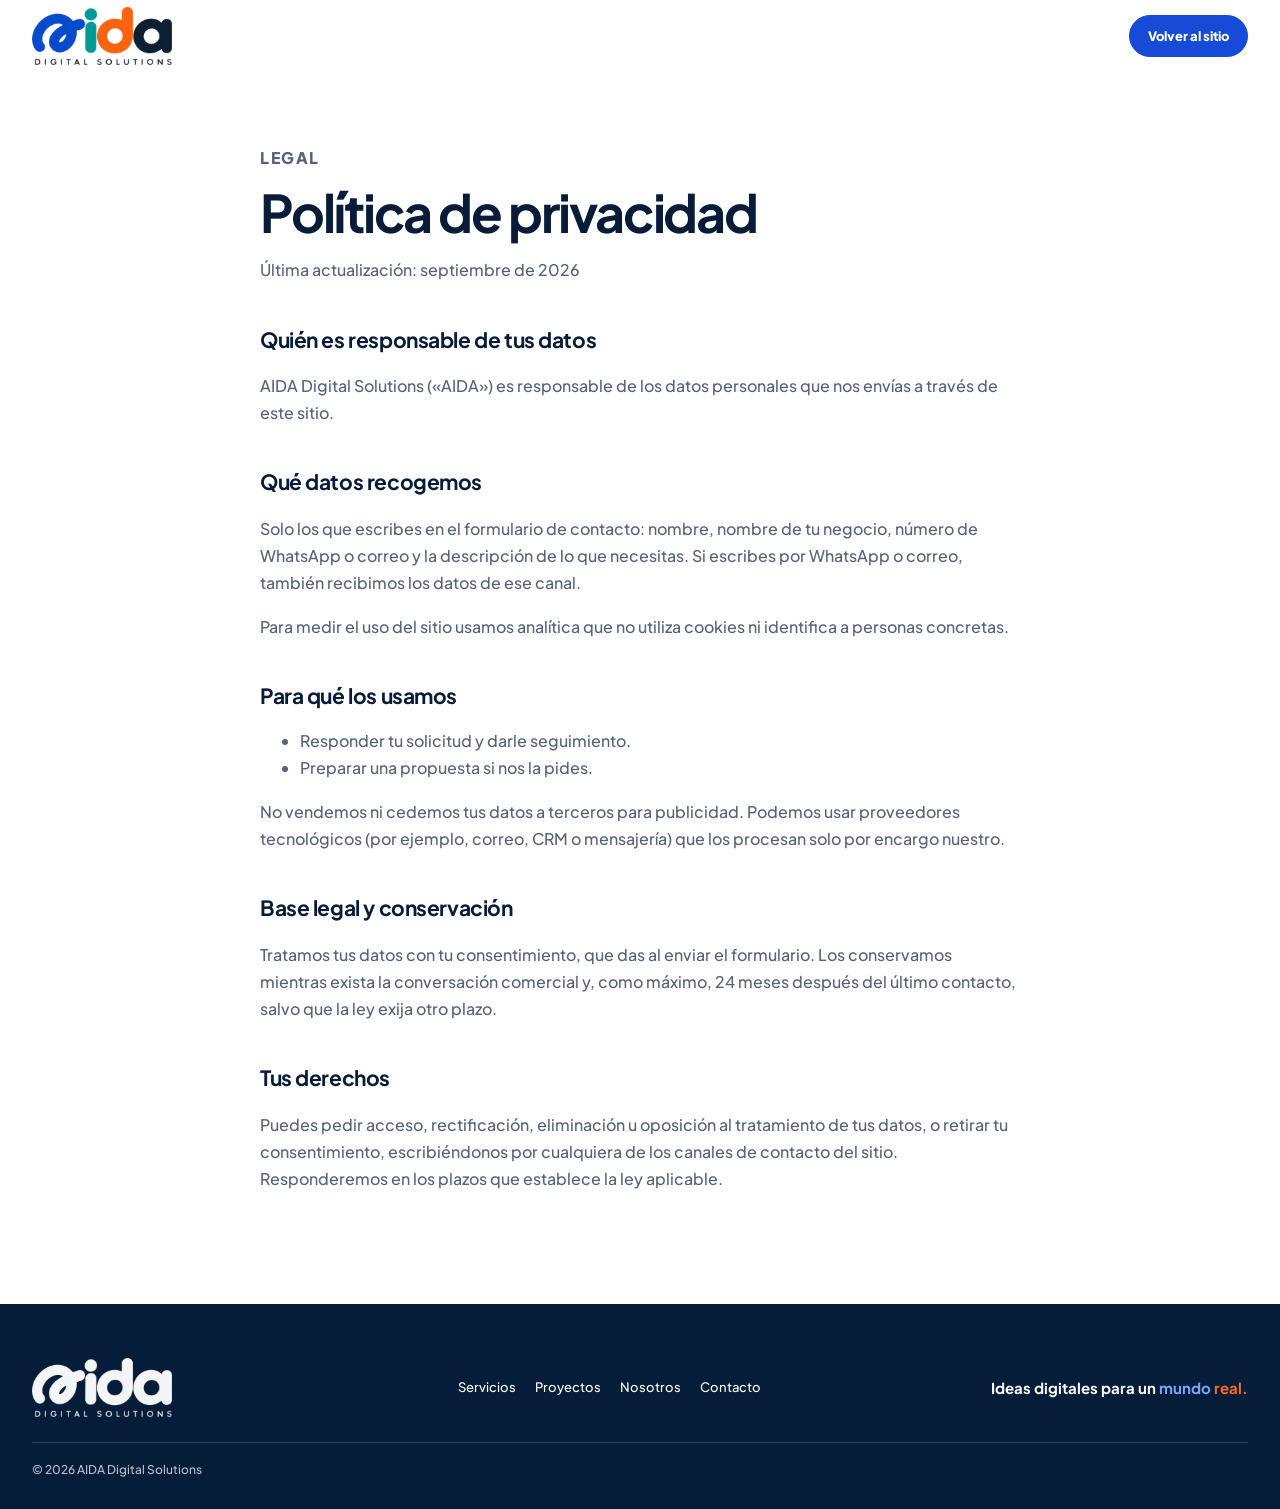
<file: privacidad.html>
<!doctype html>
<html lang="es">
<head>
  <meta charset="UTF-8">
  <meta name="viewport" content="width=device-width, initial-scale=1.0">
  <title>Política de privacidad · AIDA Digital Solutions</title>
  <meta name="description" content="Cómo AIDA Digital Solutions trata los datos que envías por el formulario de contacto.">
  <meta name="robots" content="noindex, follow">
  <link rel="canonical" href="https://aida-website-fawn.vercel.app/privacidad.html">
  <link rel="icon" href="favicon.ico" sizes="48x48">
  <link rel="icon" href="favicon-512.png" type="image/png">
  <link rel="stylesheet" href="https://fonts.googleapis.com/css2?family=Plus+Jakarta+Sans:wght@500;700;800&display=swap">
  <link rel="stylesheet" href="styles.css">
  <style>
    .legal { width: min(760px, calc(100% - 32px)); margin: 0 auto; padding: 72px 0 96px }
    .legal h1 { margin: 0 0 8px; font-size: clamp(34px, 5vw, 52px); line-height: 1.08; letter-spacing: -.04em }
    .legal h2 { margin: 40px 0 10px; font-size: 21px; letter-spacing: -.02em }
    .legal p, .legal li { color: var(--muted); font-size: 16px; line-height: 1.7 }
    .legal a { color: var(--blue); text-decoration: underline }
    .legal-updated { font-size: 14px }
  </style>
</head>
<body>
  <header class="site-header"><div class="header-inner"><a class="logo" href="./"><img src="assets/img/aida-logo.webp" width="400" height="167" alt="AIDA Digital Solutions, volver al inicio"></a><a class="button button-small" href="./#formulario">Volver al sitio</a></div></header>
  <main class="legal">
    <p class="eyebrow">LEGAL</p>
    <h1>Política de privacidad</h1>
    <p class="legal-updated">Última actualización: septiembre de 2026</p>

    <h2>Quién es responsable de tus datos</h2>
    <p>AIDA Digital Solutions («AIDA») es responsable de los datos personales que nos envías a través de este sitio.</p>

    <h2>Qué datos recogemos</h2>
    <p>Solo los que escribes en el formulario de contacto: nombre, nombre de tu negocio, número de WhatsApp o correo y la descripción de lo que necesitas. Si escribes por WhatsApp o correo, también recibimos los datos de ese canal.</p>
    <p>Para medir el uso del sitio usamos analítica que no utiliza cookies ni identifica a personas concretas.</p>

    <h2>Para qué los usamos</h2>
    <ul>
      <li>Responder tu solicitud y darle seguimiento.</li>
      <li>Preparar una propuesta si nos la pides.</li>
    </ul>
    <p>No vendemos ni cedemos tus datos a terceros para publicidad. Podemos usar proveedores tecnológicos (por ejemplo, correo, CRM o mensajería) que los procesan solo por encargo nuestro.</p>

    <h2>Base legal y conservación</h2>
    <p>Tratamos tus datos con tu consentimiento, que das al enviar el formulario. Los conservamos mientras exista la conversación comercial y, como máximo, 24 meses después del último contacto, salvo que la ley exija otro plazo.</p>

    <h2>Tus derechos</h2>
    <p>Puedes pedir acceso, rectificación, eliminación u oposición al tratamiento de tus datos, o retirar tu consentimiento, escribiéndonos por cualquiera de los canales de contacto del sitio. Responderemos en los plazos que establece la ley aplicable.</p>
  </main>
  <footer><div class="wrap footer-inner"><a class="logo footer-logo" href="./"><img src="assets/img/aida-logo.webp" width="400" height="167" loading="lazy" alt="AIDA Digital Solutions, inicio"></a><nav aria-label="Navegación de pie"><a href="./#servicios">Servicios</a><a href="./#proyectos">Proyectos</a><a href="./#nosotros">Nosotros</a><a href="./#formulario">Contacto</a></nav><p>Ideas digitales para un <span>mundo <em>real.</em></span></p><small>© 2026 AIDA Digital Solutions</small></div></footer>
</body>
</html>
</file>
<file: styles.css>
:root {
  --blue: #164bd8;
  --teal: #00a59f;
  --orange: #ff6b16;
  --navy: #061d39;
  --ink: #081c39;
  --muted: #55627a;
  --pale: #edf8ff;
  --line: #dce5ef;
  --ease: cubic-bezier(.16, 1, .3, 1);
  --edge: max(24px, calc((100% - 1280px) / 2));
  --sans: "Plus Jakarta Sans", system-ui, -apple-system, "Segoe UI", sans-serif;
}

/* base */
* { box-sizing: border-box }
[hidden] { display: none !important }
html { scroll-behavior: smooth; overflow-x: clip }
body { margin: 0; overflow-x: clip; background: #fff; color: var(--ink); font: 500 15px/1.55 var(--sans) }
img { max-width: 100% }
a { color: inherit; text-decoration: none }
button { font: inherit; cursor: pointer }
section[id] { scroll-margin-top: 72px }
.wrap { width: min(1280px, calc(100% - 48px)); margin-inline: auto }
.section { padding: 88px 0 }
.skip-link { position: fixed; left: 16px; top: -60px; z-index: 100; padding: 10px 16px; background: var(--blue); color: #fff }
.skip-link:focus { top: 16px }
a:focus-visible, button:focus-visible, input:focus-visible { outline: 3px solid var(--orange); outline-offset: 3px }
.sr-only { position: absolute; width: 1px; height: 1px; padding: 0; margin: -1px; overflow: hidden; clip: rect(0, 0, 0, 0); white-space: nowrap; border: 0 }
.eyebrow { margin: 0 0 13px; color: var(--blue); font-size: 12px; letter-spacing: .1em; font-weight: 800 }

/* buttons */
.button {
  display: inline-flex; align-items: center; justify-content: center; gap: 14px;
  min-height: 48px; padding: 12px 21px;
  border: 1px solid var(--blue); border-radius: 999px;
  background: var(--blue); color: #fff; font-size: 14px; font-weight: 800;
  transition: transform 180ms var(--ease), background-color 180ms var(--ease), color 180ms var(--ease), border-color 180ms var(--ease), box-shadow 180ms var(--ease);
}
.button b { font-size: 18px; line-height: 0; transition: transform 180ms var(--ease) }
.button:disabled { opacity: .6; cursor: progress }
.button-small { min-height: 42px; padding: 9px 18px; font-size: 13px }
.button-outline { background: #fff; color: var(--ink); border-color: #bcc9d9 }
.button-white { background: #fff; border-color: #fff; color: var(--blue) }
.button-ghost { background: transparent; border-color: rgba(255, 255, 255, .7); color: #fff }

/* navigation */
.site-header { height: 72px; position: sticky; top: 0; z-index: 20; background: rgba(255, 255, 255, .94); border-bottom: 1px solid transparent; backdrop-filter: blur(12px); transition: border-color 180ms var(--ease) }
.site-header.is-scrolled { border-color: var(--line) }
.header-inner { height: 72px; width: min(1280px, calc(100% - 48px)); margin: auto; display: flex; align-items: center; justify-content: space-between }
.logo { display: block; flex: none }
.logo img, .logo .logo-write { display: block; width: 140px; height: auto }
.site-nav { display: flex; align-items: center; gap: 31px; font-size: 14px; font-weight: 700 }
.site-nav a { position: relative; white-space: nowrap; padding: 5px 0; transition: color 180ms var(--ease) }
.site-nav a::after { content: ""; position: absolute; left: 0; right: 0; bottom: 0; height: 2px; background: var(--orange); transform: scaleX(0); transform-origin: left; transition: transform 180ms var(--ease) }
.menu-toggle { display: none }

/* hero: the supplied 16:9 artwork owns the complete section */
.hero { min-height: calc(100dvh - 72px); position: relative; isolation: isolate; display: flex; align-items: center; overflow: hidden; background: var(--navy); padding: 68px var(--edge) }
.hero-background, .hero-scrim { position: absolute; inset: 0; width: 100%; height: 100% }
.hero-background { z-index: -2; object-fit: cover; object-position: center }
.hero-scrim { z-index: -1; background: linear-gradient(90deg, rgba(6, 29, 57, .88) 0%, rgba(6, 29, 57, .64) 36%, rgba(6, 29, 57, .12) 72%, rgba(6, 29, 57, .05) 100%) }
.hero h1, .section h2, .cta h2 { margin: 0; font-size: clamp(42px, 4.25vw, 64px); line-height: 1.08; letter-spacing: -.04em; word-spacing: .1em; font-weight: 800 }
.hero h1 { color: #fff }
.section h2 span { color: var(--blue) }
.hero h1 em, .section h2 em, footer em { color: var(--orange); font-style: normal }
.hero-copy { position: relative; z-index: 2; width: min(560px, 48%) }
.hero-copy > p { max-width: 475px; margin: 24px 0 26px; color: #eef5ff; font-size: 16px }
.actions { display: flex; gap: 11px; flex-wrap: wrap }
.hero .button-outline { background: rgba(255, 255, 255, .06); border-color: rgba(255, 255, 255, .7); color: #fff }
.facts { display: flex; flex-wrap: wrap; list-style: none; border-top: 1px solid rgba(255, 255, 255, .42) }
.facts span { white-space: nowrap }
.facts li { display: flex; align-items: center }
.facts strong { color: #fff; line-height: 1 }
.facts span { color: #eef5ff; font-weight: 800; line-height: 1.3 }

/* shared full-width section shells */
.services.wrap, .team.wrap { width: 100%; padding-inline: var(--edge) }
.services > *, .team > * { width: min(1280px, 100%); margin-inline: auto }
.section-top, .team-top { display: flex; justify-content: space-between; align-items: end; gap: 25px }

/* services */
.services { background: #fff }
.services-grid { margin-top: 34px; display: grid; grid-template-columns: repeat(4, minmax(0, 1fr)); gap: 15px }
.service-card { min-height: 244px; position: relative; padding: 22px; border: 1px solid var(--line); border-radius: 17px; background: #fff; box-shadow: 0 8px 18px rgba(18, 47, 85, .045); transition: transform 180ms var(--ease), box-shadow 180ms var(--ease), border-color 180ms var(--ease) }
.icon, .flow-icon { display: grid; place-items: center; width: 42px; height: 42px; border-radius: 50% }
.icon-sprite { position: absolute; width: 0; height: 0; overflow: hidden }
.icon svg, .flow-icon svg, .form-benefits svg, .faq summary svg { width: 22px; height: 22px; fill: none; stroke: currentColor; stroke-width: 1.8; stroke-linecap: round; stroke-linejoin: round }
.flow-icon svg { width: 19px; height: 19px }
.section-note { max-width: 380px; margin: 0; color: var(--muted); font-size: 15px }
.blue { background: #e9efff; color: var(--blue) }
.teal { background: #e3f8f6; color: #00817c }
.orange { background: #fff0e6; color: #d4520a }
.navy { background: #e8edf3; color: var(--navy) }
.service-card h3 { margin: 34px 0 8px; font-size: 18px; line-height: 1.25; letter-spacing: -.025em }
.service-card p { margin: 0; color: var(--muted); font-size: 13px; line-height: 1.6 }

/* system */
.system { padding: 80px var(--edge); background: var(--pale) }
.system .wrap { width: min(1280px, 100%) }
.system-intro { display: grid; grid-template-columns: 1fr 320px; gap: 40px; align-items: end }
.system-intro > p { margin: 0; color: var(--muted); font-size: 14px }
.system-demo { margin-top: 38px; background: #fff; border: 1px solid #deebf3; border-radius: 18px; overflow: hidden }
.flow { padding: 14px 10px 0; display: grid; grid-template-columns: repeat(7, minmax(0, 1fr)); border-bottom: 1px solid #e6eef6 }
.flow-step { --stage-color: var(--blue); min-width: 0; position: relative; padding: 10px 8px 18px; border: 0; background: transparent; color: var(--ink); text-align: center; display: flex; flex-direction: column; align-items: center; opacity: .62; transition: opacity 220ms var(--ease) }
.flow-step:not(:last-child)::after { content: "→"; position: absolute; right: -9px; top: 26px; color: #a8bad1; font-size: 18px }
.flow-step::before { content: ""; position: absolute; left: 10%; right: 10%; bottom: -1px; height: 3px; border-radius: 3px; background: var(--stage-color); transform: scaleX(0); transform-origin: left }
.flow-step[aria-selected="true"] { opacity: 1 }
.flow-step[aria-selected="true"]::before { transform: scaleX(1); transition: transform 300ms var(--ease) }
.system-demo.is-playing .flow-step[aria-selected="true"]::before { transform: scaleX(0); animation: stage-progress var(--stage-duration, 6s) linear forwards }
@keyframes stage-progress { to { transform: scaleX(1) } }
.flow-step:focus-visible { outline-offset: -3px }
.flow-step:nth-child(2), .flow-step:nth-child(7) { --stage-color: var(--teal) }
.flow-step:nth-child(3), .flow-step:nth-child(6) { --stage-color: var(--orange) }
.flow-step:nth-child(4) { --stage-color: var(--navy) }
.flow-icon { width: 36px; height: 36px; margin-bottom: 10px; transition: transform 220ms var(--ease), box-shadow 220ms var(--ease) }
.flow-step[aria-selected="true"] .flow-icon { transform: scale(1.12); box-shadow: 0 0 0 5px #fff, 0 0 0 6px currentColor }
.flow-step b { font-size: 13px; line-height: 1.25 }
.flow-step small { color: var(--muted); font-size: 12px }
.stage-panel { --stage-color: var(--blue); display: grid; grid-template-columns: minmax(0, 1.3fr) minmax(240px, .7fr); gap: 40px; align-items: center; padding: 34px 36px 38px }
.stage-panel + .stage-panel { border-top: 1px solid #e6eef6 }
.js .stage-panel + .stage-panel { border-top: 0 }
.stage-panel.is-entering { animation: stage-in 420ms var(--ease) }
@keyframes stage-in { from { opacity: 0; transform: translateY(8px) } }
.stage-teal { --stage-color: #00817c }
.stage-orange { --stage-color: #d4520a }
.stage-navy { --stage-color: var(--navy) }
.stage-count { color: var(--stage-color); font-size: 12px; font-weight: 800; letter-spacing: .08em; text-transform: uppercase }
.stage-panel h3 { margin: 10px 0 10px; font-size: 26px; line-height: 1.15; letter-spacing: -.03em }
.stage-panel p { margin: 0; max-width: 560px; color: var(--muted); font-size: 15px; line-height: 1.6 }
.stage-work { padding: 20px 22px; border-radius: 14px; background: var(--pale) }
.stage-work span { display: block; margin-bottom: 10px; font-size: 12px; font-weight: 800; letter-spacing: .08em; text-transform: uppercase; color: var(--muted) }
.stage-work ul { display: grid; gap: 8px; margin: 0; padding: 0; list-style: none }
.stage-work li { display: flex; align-items: center; gap: 10px; font-size: 14px; font-weight: 700 }
.stage-work li::before { content: ""; flex: none; width: 8px; height: 8px; border-radius: 50%; background: var(--stage-color) }

/* compare */
.compare { background: #fff }
.compare-intro { text-align: center; max-width: 1000px; margin: 0 auto }
.compare-intro h2 { text-wrap: balance }
.compare-grid { margin-top: 48px; display: grid; grid-template-columns: repeat(2, minmax(0, 1fr)); gap: 20px; max-width: 1080px; margin-inline: auto }
.compare-card { padding: 34px 34px 36px; border-radius: 20px }
.compare-card h3 { margin: 0 0 22px; font-size: 22px; letter-spacing: -.02em }
.compare-card ul { display: grid; gap: 16px; margin: 0; padding: 0; list-style: none }
.compare-card li { display: flex; gap: 12px; align-items: flex-start; font-size: 16px; line-height: 1.45 }
.compare-card svg { flex: none; width: 22px; height: 22px; margin-top: 0; fill: none; stroke: currentColor; stroke-width: 1.8; stroke-linecap: round; stroke-linejoin: round }
.compare-before { background: #f3f5f8; color: var(--muted) }
.compare-before h3 { color: var(--ink) }
.compare-before svg { color: #b42318 }
.compare-after { background: var(--navy); color: #fff; position: relative; overflow: hidden; box-shadow: 0 24px 48px rgba(6, 29, 57, .18) }
.compare-after::before { content: ""; position: absolute; width: 260px; height: 260px; right: -110px; top: -120px; border-radius: 50%; background: var(--blue); opacity: .55 }
.compare-after > * { position: relative }
.compare-after svg { color: #3ee0d6 }
.compare-after .button { margin-top: 28px }

/* cases */
.cases { padding: 88px var(--edge); background: linear-gradient(180deg, #fff 0%, #f8fbff 100%) }
.cases-intro, .works { width: min(1280px, 100%); margin-inline: auto }
.cases-intro { display: flex; justify-content: space-between; align-items: end; gap: 40px; margin-bottom: 44px }
.cases-intro > p { max-width: 380px; margin: 0; color: var(--muted); font-size: 15px }

/* works: carrusel deslizable por defecto; app.js lo convierte en rueda en escritorio */
.works-list { display: flex; gap: 22px; margin: 0; padding: 4px 0 26px; list-style: none; overflow-x: auto; scroll-snap-type: x mandatory; scrollbar-width: none; overscroll-behavior-x: contain }
.works-list::-webkit-scrollbar { display: none }
.work { flex: 0 0 min(460px, 82vw); scroll-snap-align: start }
.work img { display: block; width: 100%; height: auto; border-radius: 14px; box-shadow: 0 22px 44px -18px rgba(18, 47, 85, .35); user-select: none; -webkit-user-drag: none }
.work-caption { display: flex; flex-direction: column; gap: 3px; margin: 16px 0 0; font-size: 14px; color: var(--muted) }
.work-caption b { color: var(--ink); font-size: 17px; letter-spacing: -.01em }

.works.is-wheel { position: relative; width: auto; height: clamp(600px, 94svh, 920px); margin-inline: calc(var(--edge) * -1); overflow: hidden; user-select: none; -webkit-user-select: none }
.is-wheel .works-stage { position: absolute; inset: 0; cursor: grab; outline: none; touch-action: pan-y; -webkit-mask-image: linear-gradient(180deg, transparent 0, #000 9%, #000 91%, transparent 100%); mask-image: linear-gradient(180deg, transparent 0, #000 9%, #000 91%, transparent 100%) }
.is-wheel .works-stage:active { cursor: grabbing }
.is-wheel .works-stage:focus-visible { outline: 2px solid var(--blue); outline-offset: -6px; border-radius: 18px }
.is-wheel .works-list { position: absolute; top: 50%; left: 50%; display: block; padding: 0; overflow: visible; transform-style: preserve-3d }
.is-wheel .work { position: absolute; top: 0; left: 0; backface-visibility: hidden; -webkit-backface-visibility: hidden; will-change: transform }
.is-wheel .work-face { display: block; width: 100%; height: 100%; transform-origin: 50% 50% }
.is-wheel .work img { width: 100%; height: 100%; object-fit: cover; border-radius: 12px; box-shadow: 0 26px 50px -22px rgba(6, 29, 57, .5) }
.is-wheel .work-caption { display: none }
.works-ring-label, .works-front, .works-index, .works-hint { position: absolute; pointer-events: none }
.works-ring-label { inset: 0; display: grid; place-items: center; margin: 0; color: var(--navy); font-weight: 800; letter-spacing: -.035em; line-height: 1 }
.works-ring-label span { text-align: center }
.works-ring-label em { display: block; color: var(--blue); font-size: 1.9em; font-style: normal }
.works-front { top: 50%; left: max(32px, 5%); margin: 0; transform: translateY(-50%); opacity: 0 }
.works-front b { display: block; color: var(--navy); font-weight: 800; letter-spacing: -.035em; line-height: 1.02; text-wrap: balance }
.works-front span { display: block; margin-top: 14px; color: var(--muted); font-size: 15px; font-weight: 600; line-height: 1.45 }
.works-front i { display: block; margin-bottom: 14px; color: var(--blue); font-size: 12px; font-style: normal; font-weight: 800; letter-spacing: .08em }
.works-index { top: 9%; right: max(32px, 4%); margin: 0; padding: 0; list-style: none; text-align: right; pointer-events: auto }
.works-index button { padding: 3px 0; border: 0; background: none; color: #8a96a8; font: inherit; font-size: 14px; font-weight: 600; line-height: 1.6; cursor: pointer; transition: color 200ms var(--ease) }
.works-index button:hover, .works-index button[aria-current="true"] { color: var(--navy) }
.works-index button[aria-current="true"] { font-weight: 800 }
.works-index button[aria-current="true"]::before { content: ""; display: inline-block; width: 7px; height: 7px; margin: 0 8px 1px 0; border-radius: 50%; background: var(--orange) }
.works-index button:focus-visible { outline: 2px solid var(--blue); outline-offset: 2px; border-radius: 4px }
.works-hint { bottom: 3.5%; left: 50%; margin: 0; transform: translateX(-50%); color: var(--muted); font-size: 13px; font-weight: 700; letter-spacing: .02em; white-space: nowrap }

/* trust strip */
.trust-strip { padding: 22px var(--edge); background: var(--navy); color: #fff }
.trust-inner { width: min(1280px, 100%); margin: auto; display: flex; align-items: center; justify-content: space-between; gap: 18px 40px; flex-wrap: wrap }
.trust-inner p { margin: 0; color: #b5c1d0; font-size: 13px; font-weight: 700; letter-spacing: .04em }
.trust-inner ul { display: flex; flex-wrap: wrap; gap: 10px 12px; margin: 0; padding: 0; list-style: none }
.trust-inner li { display: flex; align-items: baseline; gap: 10px }
.trust-inner b { font-size: 17px; letter-spacing: -.01em }
.trust-inner li + li::before { content: "·"; margin-right: 12px; color: #7fa6ff }

/* process */
.process { background: #fff }
.process-steps { margin: 44px 0 0; padding: 0; list-style: none; display: grid; grid-template-columns: repeat(4, minmax(0, 1fr)); gap: 20px }
.process-steps li { padding: 26px 24px 28px; border-radius: 17px; background: var(--pale); position: relative }
.step-number { display: block; margin-bottom: 30px; color: var(--blue); font-size: 44px; font-weight: 800; line-height: 1; letter-spacing: -.04em }
.process-steps li:nth-child(2) .step-number { color: var(--teal) }
.process-steps li:nth-child(3) .step-number { color: #d4520a }
.process-steps li:nth-child(4) .step-number { color: var(--navy) }
.process-steps h3 { margin: 0 0 8px; font-size: 19px; letter-spacing: -.02em }
.process-steps p { margin: 0; color: var(--muted); font-size: 14px; line-height: 1.6 }

/* faq */
.faq { background: var(--pale) }
.faq-inner { display: grid; grid-template-columns: minmax(0, .8fr) minmax(0, 1.2fr); gap: 72px; align-items: start }
.faq-inner .section-note { margin-top: 20px }
.faq-list { border-top: 1px solid #cfdcea }
.faq details { border-bottom: 1px solid #cfdcea }
.faq summary { display: flex; justify-content: space-between; align-items: center; gap: 20px; padding: 22px 0; font-size: 17px; font-weight: 800; letter-spacing: -.01em; cursor: pointer; list-style: none }
.faq summary::-webkit-details-marker { display: none }
.faq summary svg { flex: none; color: var(--blue); transition: transform 220ms var(--ease) }
.faq details[open] summary svg { transform: rotate(45deg) }
.faq details p { margin: -6px 0 22px; max-width: 640px; color: var(--muted); font-size: 15px; line-height: 1.65 }
.faq summary:focus-visible { outline: 3px solid var(--orange); outline-offset: 3px }

/* team: background is clipped, transparent person cutout intentionally is not */
.team { padding-top: 82px; background: #fff }
.team-top { align-items: center }
.team-lead { max-width: 600px; margin: 18px 0 34px; color: var(--muted); font-size: 14px }
.team-grid { display: grid; grid-template-columns: repeat(4, 1fr); gap: 18px }
.team-card { min-width: 0; position: relative }
.portrait { height: 330px; position: relative; overflow: visible; isolation: isolate }
.portrait-bg { position: absolute; z-index: 0; inset: 24px 0 0; width: 100%; height: calc(100% - 24px); object-fit: cover; clip-path: inset(0 round 18px 18px 0 0) }
.portrait-person { position: absolute; z-index: 1; left: -6%; bottom: 0; width: 112%; height: 100%; max-width: none; object-fit: contain; object-position: center bottom; pointer-events: none; filter: drop-shadow(0 16px 14px rgba(6, 29, 57, .14)); transition: transform 220ms var(--ease) }
.team-card h3 { margin: 14px 0 1px; font-size: 17px; letter-spacing: -.02em }
.team-card strong { color: var(--blue); font-size: 12px }
.team-card p { margin: 5px 0 0; color: var(--muted); font-size: 13px; line-height: 1.5 }

/* call to action */
.cta { overflow: hidden; position: relative; background: var(--blue); color: #fff; padding: 78px var(--edge) }
.cta::before, .cta::after { content: ""; position: absolute; border-radius: 999px }
.cta::before { width: 420px; height: 420px; right: -100px; top: -192px; background: var(--teal) }
.cta::after { width: 240px; height: 210px; right: 18%; bottom: -145px; background: var(--orange) }
.cta-inner { width: min(1280px, 100%); display: flex; align-items: center; justify-content: space-between; gap: 30px; position: relative; z-index: 1 }
.cta .eyebrow { color: #fff }
.cta h2 { font-size: clamp(34px, 3.8vw, 54px) }
.cta p:not(.eyebrow) { margin: 18px 0 0; font-size: 15px }
.cta-actions { display: flex; flex-direction: column; gap: 12px; flex: none }

/* contact form */
.contact-form-section { padding: 88px var(--edge); background: #f5faff }
.contact-form-wrap { width: min(1040px, 100%); margin: auto; display: grid; grid-template-columns: .8fr 1.2fr; gap: 72px; align-items: start }
.contact-form-copy h2 { margin: 0; font-size: clamp(32px, 3.2vw, 48px); line-height: 1.08; letter-spacing: -.04em; word-spacing: .1em }
.contact-form-copy > p:not(.eyebrow) { margin: 18px 0 0; color: var(--muted); font-size: 15px }
.contact-form { display: grid; grid-template-columns: repeat(2, minmax(0, 1fr)); gap: 18px; padding: 30px; border-radius: 18px; background: #fff; box-shadow: 0 18px 38px rgba(18, 47, 85, .09) }
.form-field { display: grid; gap: 7px }
.form-field-full, .form-message, .contact-form .button { grid-column: 1 / -1 }
.form-field label { font-size: 13px; font-weight: 800 }
.form-field small { color: var(--muted); font-size: 12px }
.form-field input, .form-field textarea, .form-field select { width: 100%; border: 1px solid #bdcce0; border-radius: 9px; padding: 12px 13px; background: #fff; color: var(--ink); font: inherit; outline: 0; transition: border-color 180ms var(--ease), box-shadow 180ms var(--ease) }
.form-field textarea { min-height: 122px; resize: vertical }
.form-field select { appearance: none; background: #fff url("data:image/svg+xml,%3Csvg xmlns='http://www.w3.org/2000/svg' viewBox='0 0 24 24' fill='none' stroke='%23164bd8' stroke-width='2'%3E%3Cpath d='m6 9 6 6 6-6'/%3E%3C/svg%3E") no-repeat right 12px center / 18px; padding-right: 40px; cursor: pointer }
.form-field select:invalid { color: var(--muted) }
.form-field input::placeholder, .form-field textarea::placeholder { color: #8391a7 }
.form-benefits { display: grid; gap: 12px; margin: 26px 0 0; padding: 0; list-style: none; font-size: 15px; font-weight: 700 }
.form-benefits li { display: flex; align-items: center; gap: 10px }
.form-benefits svg { color: var(--teal) }
.form-field input:focus, .form-field textarea:focus, .form-field select:focus { border-color: var(--blue); box-shadow: 0 0 0 3px rgba(22, 75, 216, .14) }
.form-field input:user-invalid, .form-field textarea:user-invalid, .form-field select:user-invalid { border-color: #b42318 }
.form-trap { position: absolute; left: -9999px; width: 1px; height: 1px; overflow: hidden }
.form-consent { display: flex; gap: 10px; align-items: flex-start; color: var(--muted); font-size: 13px; line-height: 1.5 }
.form-consent input { flex: none; width: 18px; height: 18px; margin: 1px 0 0; accent-color: var(--blue) }
.form-consent a { color: var(--blue); text-decoration: underline }
.form-message { min-height: 1.35em; margin: 0; color: var(--blue); font-size: 13px; font-weight: 700 }
.form-message:empty { display: none }
.form-message.is-error { color: #b42318 }

/* paso 2: calendario de reserva */
.form-step-label { grid-column: 1 / -1; margin: 0 0 4px; color: var(--muted); font-size: 12px; font-weight: 800; letter-spacing: .06em; text-transform: uppercase }
.booking-step { padding: 26px 26px 30px; border-radius: 18px; background: #fff; box-shadow: 0 18px 38px rgba(18, 47, 85, .09) }
.booking-back { margin-bottom: 6px; padding: 6px 0; border: 0; background: none; color: var(--blue); font-size: 13px; font-weight: 800; cursor: pointer }
.booking-embed { min-height: 480px; margin-top: 14px }
.booking-embed iframe { width: 100%; border: 0 }
.booking-loading { display: grid; place-items: center; min-height: 480px; margin: 0; color: var(--muted); font-size: 14px }
.booking-fallback { margin: 14px 0 0; color: var(--muted); font-size: 13px }
.booking-fallback a { color: var(--blue); font-weight: 700; text-decoration: underline }

/* contact channels */
.contact-links { display: flex; flex-wrap: wrap; gap: 10px; margin: 26px 0 0; padding: 0; list-style: none }
.contact-links a { display: inline-flex; padding: 9px 16px; border: 1px solid #bcc9d9; border-radius: 999px; background: #fff; font-size: 14px; font-weight: 700; transition: border-color 180ms var(--ease), color 180ms var(--ease) }
.contact-links-footer { grid-column: 1 / -1; margin: 0 }
.contact-links-footer a { border-color: rgba(255, 255, 255, .28); background: transparent; color: #fff; font-size: 13px }
.whatsapp-float { position: fixed; right: 20px; bottom: 20px; z-index: 30; display: grid; place-items: center; width: 56px; height: 56px; border-radius: 50%; background: #25d366; color: #fff; box-shadow: 0 10px 24px rgba(6, 29, 57, .25); transition: transform 180ms var(--ease) }
.whatsapp-float svg { width: 30px; height: 30px; fill: currentColor }
.mobile-cta { display: none }
.count { font-variant-numeric: tabular-nums }

/* footer */
footer { padding: 54px 0 30px; background: var(--navy); color: #fff }
.footer-inner { display: grid; grid-template-columns: 1.1fr 1fr 1.1fr; gap: 25px; align-items: center }
.footer-logo img { filter: brightness(0) invert(1); opacity: .96 }
.footer-inner nav { display: flex; flex-wrap: wrap; gap: 8px 19px; font-size: 13px }
.footer-inner p { margin: 0; text-align: right; font-weight: 700; font-size: 15px }
.footer-inner p span { color: #7fa6ff }
.footer-inner small { grid-column: 1 / -1; padding-top: 18px; border-top: 1px solid rgba(255, 255, 255, .16); color: #b5c1d0; font-size: 12px }

/* entrance motion: only hidden when JS is running, so content never disappears without it */
.js .reveal { opacity: 0; transform: translateY(20px); transition: opacity 560ms var(--ease), transform 560ms var(--ease); transition-delay: var(--reveal-delay, 0ms) }
.js .reveal-image { clip-path: inset(0 0 100% 0); transform: translateY(12px); transition: clip-path 680ms var(--ease), opacity 460ms var(--ease), transform 680ms var(--ease) }
.js .reveal-card { transform: translateY(24px) scale(.985) }
.js .reveal.is-visible { opacity: 1; transform: none }
.js .reveal-image.is-visible { clip-path: inset(0 0 0 0) }

@media (hover: hover) and (pointer: fine) {
  .site-nav a:hover { color: var(--blue) }
  .site-nav a:hover::after { transform: scaleX(1) }
  .button:hover { transform: translateY(-2px); background: #103fc3; box-shadow: 0 10px 20px rgba(22, 75, 216, .18) }
  .button:hover b { transform: translateX(3px) }
  .button-outline:hover { background: #f3f7fc; border-color: var(--blue) }
  .button-white:hover { background: #fff; color: var(--navy); box-shadow: 0 10px 22px rgba(6, 29, 57, .2) }
  .button-ghost:hover { background: rgba(255, 255, 255, .12); border-color: #fff }
  .service-card:hover { transform: translateY(-5px); border-color: #bacaf0; box-shadow: 0 16px 30px rgba(18, 47, 85, .11) }
  .team-card:hover .portrait-person { transform: translateY(-5px) }
  .contact-links a:hover { border-color: var(--blue); color: var(--blue) }
  .contact-links-footer a:hover { border-color: #fff; color: #fff }
  .whatsapp-float:hover { transform: scale(1.06) }
}
button:active, .button:active { transform: scale(.98) }

/* desktop: the reference has generous scale, not empty margins */
@media (min-width: 761px) {
  :root { --edge: max(32px, calc((100% - 1440px) / 2)) }
  .wrap, .header-inner { width: min(1440px, calc(100% - 64px)) }
  .services > *, .team > *, .cases-intro, .works { width: min(1440px, 100%) }
  .hero { padding-block: 54px }
  .hero-copy { width: min(620px, 47%) }
  .hero h1 { font-size: clamp(42px, 4.2vw, 64px); line-height: 1.05; letter-spacing: -.045em }
  .hero-copy > p { max-width: 580px; margin: 26px 0 30px; font-size: 18px; line-height: 1.55 }
  .hero .button { min-height: 58px; padding: 14px 28px; font-size: 15px }
  .facts { gap: 20px 32px; margin: 38px 0 0; padding: 24px 0 0 }
  .facts li { gap: 10px }
  .facts strong { font-size: 34px }
  .facts span { font-size: 12px }
  .section { padding-block: 112px }
  .section h2 { font-size: clamp(52px, 4.5vw, 72px); line-height: 1.04 }
  .services-grid { margin-top: 48px; gap: 20px }
  .service-card { min-height: 290px; padding: 29px }
  .service-card h3 { margin-top: 52px; font-size: 22px }
  .service-card p { font-size: 15px }
  .icon { width: 52px; height: 52px; font-size: 25px }
  .system { padding-block: 112px }
  .system .wrap { width: min(1440px, 100%) }
  .system-intro { grid-template-columns: minmax(0, 1.45fr) minmax(300px, .55fr); gap: 80px }
  .system-intro > p { font-size: 16px; line-height: 1.6 }
  .system-demo { margin-top: 52px; border-radius: 24px }
  .flow { padding: 22px 16px 0 }
  .flow-step { padding: 10px 14px 24px }
  .flow-step:not(:last-child)::after { top: 32px; right: -10px; font-size: 22px }
  .flow-icon { width: 48px; height: 48px; margin-bottom: 14px }
  .flow-step b { font-size: 14px }
  .stage-panel { padding: 44px 48px 48px; gap: 64px }
  .stage-panel h3 { font-size: 32px }
  .stage-panel p { font-size: 17px }
  .cases { padding-block: 118px }
  .process-steps { margin-top: 56px; gap: 24px }
  .process-steps li { padding: 30px 28px 34px }
  .team { padding-top: 112px }
  .team-lead { max-width: 730px; font-size: 16px; margin: 22px 0 42px }
  .team-grid { gap: 26px }
  .portrait { height: 400px }
  .team-card h3 { font-size: 20px }
  .team-card strong { font-size: 13px }
  .team-card p { font-size: 14px }
}

/* tablet */
@media (min-width: 761px) and (max-width: 1100px) {
  .site-nav { gap: 18px; font-size: 13px }
  .header-cta { display: none }
  .services-grid, .process-steps { grid-template-columns: repeat(2, minmax(0, 1fr)) }
  .faq-inner { grid-template-columns: 1fr; gap: 36px }
}

/* mobile */
@media (max-width: 760px) {
  :root { --edge: 16px }
  .wrap { width: min(100% - 32px, 560px) }
  .header-inner { width: calc(100% - 32px) }
  .logo img, .logo .logo-write { width: 116px }
  .header-cta { display: none }
  .menu-toggle { display: flex; width: 44px; height: 44px; padding: 10px; flex-direction: column; justify-content: center; gap: 6px; border: 0; border-radius: 50%; background: #eef3ff }
  .menu-toggle span { height: 2px; background: var(--blue); display: block }
  .menu-toggle span[aria-hidden] { width: 22px; margin-inline: auto; border-radius: 2px; transition: transform 380ms var(--ease) }
  .menu-toggle[aria-expanded="true"] span:nth-of-type(2) { transform: translateY(4px) rotate(45deg) }
  .menu-toggle[aria-expanded="true"] span:nth-of-type(3) { transform: translateY(-4px) rotate(-45deg) }
  /* El menú baja como una cortina y los enlaces entran uno tras otro */
  .site-nav { position: absolute; top: 72px; left: 0; right: 0; padding: 6px 16px 18px; display: flex; flex-direction: column; align-items: stretch; gap: 0; background: #fff; border-bottom: 1px solid var(--line); box-shadow: 0 22px 34px rgba(8, 28, 57, .12); font-size: 18px; visibility: hidden; clip-path: inset(0 0 100% 0); transition: clip-path 380ms var(--ease), visibility 0s linear 380ms }
  .site-nav.is-open { visibility: visible; clip-path: inset(0 0 -80px 0); transition: clip-path 520ms var(--ease), visibility 0s }
  .site-nav a { display: flex; justify-content: space-between; align-items: center; padding: 15px 2px; border-bottom: 1px solid #edf1f6; opacity: 0; transform: translateY(-12px); transition: opacity 180ms var(--ease), transform 180ms var(--ease) }
  .site-nav a:last-child { border-bottom: 0 }
  .site-nav a::after { position: static; content: "→"; height: auto; background: none; color: var(--blue); transform: translateX(-6px); opacity: .5; transition: none }
  .site-nav.is-open a { opacity: 1; transform: none; transition: opacity 420ms var(--ease), transform 520ms var(--ease) }
  .site-nav.is-open a:nth-child(2) { transition-delay: 50ms }
  .site-nav.is-open a:nth-child(3) { transition-delay: 100ms }
  .site-nav.is-open a:nth-child(4) { transition-delay: 150ms }
  .site-nav.is-open a:nth-child(5) { transition-delay: 200ms }
  .nav-backdrop { position: fixed; inset: 72px 0 0; z-index: 19; background: rgba(6, 29, 57, .38); opacity: 0; visibility: hidden; transition: opacity 380ms var(--ease), visibility 0s linear 380ms }
  .nav-backdrop.is-open { opacity: 1; visibility: visible; transition: opacity 380ms var(--ease), visibility 0s }
  .section { padding: 64px 0 }

  /* En el teléfono la foto del equipo va completa arriba y se funde con el azul del texto */
  .hero { min-height: 0; padding: 0 var(--edge) 44px; flex-direction: column; justify-content: flex-start; align-items: stretch }
  .hero-picture { display: block; margin-inline: calc(var(--edge) * -1) }
  .hero-background { position: relative; inset: auto; display: block; width: 100%; height: auto; aspect-ratio: 1240 / 910; object-fit: cover }
  .hero-scrim { background: linear-gradient(180deg, rgba(6, 29, 57, 0) 0, rgba(6, 29, 57, 0) 38vw, rgba(6, 29, 57, .78) 60vw, var(--navy) 73.4vw) }
  .hero-copy { margin-top: -17vw }
  .hero-copy { width: min(100%, 500px) }
  .hero h1, .section h2 { font-size: 40px }
  .hero h1 { font-size: 36px; line-height: 1.06 }
  .hero-copy > p { font-size: 15px; margin: 20px 0 24px }
  .actions .button { width: 100% }
  .facts { flex-wrap: wrap; gap: 12px 18px; margin: 26px 0 0; padding: 18px 0 0 }
  .facts li { gap: 6px }
  .facts strong { font-size: 21px }
  .facts span { font-size: 12px; line-height: 1.25 }

  .section-top, .team-top { align-items: flex-start; flex-direction: column }
  .services-grid { grid-template-columns: 1fr; margin-top: 28px }
  .service-card { min-height: 0 }
  .section-note { max-width: none }
  .trust-inner { flex-direction: column; align-items: flex-start; gap: 12px }
  .trust-inner ul { gap: 10px 24px }
  .trust-inner b { font-size: 16px }
  .process-steps { grid-template-columns: 1fr; margin-top: 30px; gap: 14px }
  .step-number { margin-bottom: 16px; font-size: 36px }
  .faq-inner { grid-template-columns: 1fr; gap: 28px }
  .faq summary { font-size: 16px; padding: 18px 0 }
  .service-card h3 { margin-top: 28px }

  .system { padding: 64px var(--edge) }
  .system-intro { grid-template-columns: 1fr; gap: 18px }
  .system-demo { margin-top: 31px }
  /* Las 7 etapas caben en una fila: solo íconos unidos por una línea que se llena al avanzar */
  .flow { grid-template-columns: repeat(7, minmax(0, 1fr)); padding: 18px 6px 0; border-bottom: 0 }
  .flow-step { padding: 4px 0 14px; opacity: 1 }
  .flow-step b, .flow-step small { position: absolute; width: 1px; height: 1px; overflow: hidden; clip: rect(0, 0, 0, 0); white-space: nowrap }
  .flow-step:not(:last-child)::after { content: ""; top: 21px; left: calc(50% + 21px); right: calc(-50% + 21px); height: 2px; border-radius: 2px; background: linear-gradient(90deg, var(--blue) 50%, #dbe5f0 50%) 100% 0 / 200% 100% no-repeat; transition: background-position 520ms var(--ease) }
  .flow-step.is-done::after { background-position: 0 0 }
  .flow-step::before { display: none }
  .flow-icon { width: 40px; height: 40px; margin: 0 auto; opacity: .55; transition: transform 320ms var(--ease), box-shadow 320ms var(--ease), opacity 320ms var(--ease) }
  .flow-step.is-done .flow-icon, .flow-step[aria-selected="true"] .flow-icon { opacity: 1 }
  .flow-step[aria-selected="true"] .flow-icon { transform: scale(1.14); box-shadow: 0 0 0 4px #fff, 0 0 0 5.5px currentColor }
  .flow-caption { display: flex; align-items: baseline; justify-content: center; gap: 8px; min-height: 44px; margin: 0; padding: 4px 16px 14px; border-bottom: 1px solid #e6eef6; font-size: 15px }
  .flow-caption b { color: var(--ink); font-weight: 800 }
  .flow-caption span { color: var(--muted); font-size: 13px; font-weight: 600 }
  .flow-caption.is-changing { animation: caption-in 420ms var(--ease) }
  .flow-progress { position: relative; height: 3px; margin: -1px 0 0; background: transparent }
  .flow-progress::after { content: ""; position: absolute; inset: 0; background: var(--stage-color, var(--blue)); transform: scaleX(0); transform-origin: left }
  .system-demo.is-playing .flow-progress::after { animation: stage-progress var(--stage-duration, 6s) linear forwards }
  .stage-panel { grid-template-columns: 1fr; gap: 20px; padding: 24px 20px 26px; touch-action: pan-y }
  .stage-panel.is-entering { animation: stage-slide 460ms var(--ease) }
  .stage-panel.is-entering.from-prev { animation-name: stage-slide-prev }
  .swipe-hint { display: flex; justify-content: center; gap: 6px; margin: 0; padding: 0 0 18px }
  .swipe-hint i { width: 6px; height: 6px; border-radius: 3px; background: #d3deea; transition: width 320ms var(--ease), background 320ms var(--ease) }
  .swipe-hint i.is-on { width: 20px; background: var(--blue) }
  .stage-panel h3 { font-size: 22px }

  .cases { padding: 64px var(--edge) }
  .cases-intro { flex-direction: column; align-items: flex-start; gap: 16px; margin-bottom: 32px }
  .works-list { gap: 16px; margin-inline: calc(var(--edge) * -1); padding-inline: var(--edge); scroll-padding-inline: var(--edge) }

  .team-top .button { width: 100% }
  .team-lead { margin: 16px 0 29px }
  .team-grid { grid-template-columns: repeat(2, minmax(0, 1fr)); gap: 30px 14px }
  .portrait { height: min(62vw, 270px) }
  .portrait-bg { inset: 18px 0 0; height: calc(100% - 18px) }
  .team-card h3 { font-size: 17px }
  .team-card p { font-size: 12.5px }

  .cta { padding: 64px var(--edge) }
  .cta-inner { align-items: flex-start; flex-direction: column }
  .cta h2 { font-size: 36px }
  .cta-actions { width: 100% }
  .cta .button { width: 100% }

  .contact-form-section { padding: 64px var(--edge) }
  .contact-form-wrap { grid-template-columns: 1fr; gap: 28px }
  .contact-form { grid-template-columns: 1fr; padding: 21px }
  .contact-form .button { width: 100% }
  .booking-step { padding: 18px }

  .footer-inner { grid-template-columns: 1fr; gap: 22px }
  .footer-inner p { text-align: left }
  .footer-inner small { margin-top: 4px }
  .footer-logo img { width: 140px }
  .whatsapp-float { display: none }
  .mobile-cta { position: fixed; left: 12px; right: 12px; bottom: 12px; z-index: 30; display: flex; gap: 10px; padding: 8px; border-radius: 999px; background: rgba(255, 255, 255, .96); backdrop-filter: blur(12px); box-shadow: 0 12px 32px rgba(6, 29, 57, .22); transform: translateY(calc(100% + 24px)); visibility: hidden; transition: transform 320ms var(--ease), visibility 0s linear 320ms }
  .mobile-cta.is-visible { transform: none; visibility: visible; transition: transform 320ms var(--ease), visibility 0s }
  .mobile-cta .button { flex: 1; min-height: 48px }
  .mobile-cta-wa { flex: none; display: grid; place-items: center; width: 48px; height: 48px; border-radius: 50%; background: #25d366; color: #fff }
  .mobile-cta-wa svg { width: 24px; height: 24px; fill: none; stroke: currentColor; stroke-width: 2 }
  footer { padding-bottom: 100px }
  .compare-grid { grid-template-columns: 1fr; margin-top: 30px; gap: 14px }
  .compare-card { padding: 24px 22px 26px }
  .compare-card li { font-size: 15px }
  .compare-after .button { width: 100% }
  .js .reveal { transform: translateY(26px) }
  .js .reveal-card { transform: translateY(30px) scale(.97) }
}

/* Logo que se escribe: cada trazo de la máscara destapa el logo real en orden de escritura */
.logo .logo-write { overflow: visible }
.lw-stroke { fill: none; stroke: #fff; stroke-linecap: round; stroke-linejoin: round; stroke-dasharray: 1 1; stroke-dashoffset: 1; opacity: 0; animation: lw-draw .4s cubic-bezier(.45, 0, .55, 1) forwards }
/* Cada letra vive en su propia capa y se destapa con una pluma que sigue su línea central, con su mismo grosor */
.lw-1 { animation-delay: .2s; animation-duration: 1.5s; animation-timing-function: cubic-bezier(.35, 0, .5, 1) }
.lw-2 { animation-delay: 1.8s; animation-duration: 0.25s }
.lw-3 { animation-delay: 2.12s; animation-duration: 0.1s }
.lw-4 { animation-delay: 2.3s; animation-duration: 0.45s }
.lw-5 { animation-delay: 2.75s; animation-duration: 0.22s }
.lw-6 { animation-delay: 3.05s; animation-duration: 0.45s }
.lw-7 { animation-delay: 3.5s; animation-duration: 0.22s }
.lw-tagline { transform-box: fill-box; transform-origin: left center; transform: scaleX(0); animation: lw-wipe .7s 3.55s var(--ease) forwards }
/* Al final entra el logo completo para asentar los bordes que la pluma no toca */
.lw-fill { opacity: 0; animation: lw-fade .3s 3.75s ease-out forwards }
@keyframes lw-draw { from { opacity: 1; stroke-dashoffset: 1 } to { opacity: 1; stroke-dashoffset: 0 } }
@keyframes lw-wipe { to { transform: scaleX(1) } }
@keyframes lw-fade { to { opacity: 1 } }

@media (prefers-reduced-motion: reduce) {
  html { scroll-behavior: auto }
  .js .reveal, .js .reveal-image { opacity: 1; transform: none; clip-path: none; transition: none }
  .site-header, .site-nav a, .site-nav a::after, .button, .button b, .service-card, .works-index button, .portrait-person, .whatsapp-float, .faq summary svg, .flow-step, .flow-icon { transition: none }
  .stage-panel.is-entering { animation: none }
  .mobile-cta, .mobile-cta.is-visible { transition: none }
  .lw-stroke, .lw-tagline, .lw-fill { animation: none; opacity: 1; stroke-dashoffset: 0; transform: none }
}

/* ─── Movimiento ─────────────────────────────────────────────────────────── */
@keyframes caption-in { from { opacity: 0; transform: translateY(6px) } }
@keyframes stage-slide { from { opacity: 0; transform: translateX(28px) } }
@keyframes stage-slide-prev { from { opacity: 0; transform: translateX(-28px) } }
@keyframes hero-rise { from { opacity: 0; transform: translateY(22px) } }
@keyframes hero-settle { from { transform: scale(1.06) } }
.flow-caption, .flow-progress, .swipe-hint { display: none }
@media (max-width: 760px) { .flow-caption, .swipe-hint { display: flex } .flow-progress { display: block } }

/* Paneles del sistema apilados en la misma celda: el alto no salta al cambiar de etapa */
.js .stage-panels { display: grid }
.js .stage-panels > .stage-panel { grid-area: 1 / 1 }
.js .stage-panels > .stage-panel.is-off { visibility: hidden; pointer-events: none }

@media (prefers-reduced-motion: no-preference) {
  /* Hero: la foto se asienta y el texto sube en orden */
  .js .hero-background { animation: hero-settle 1600ms var(--ease) both }
  .js .hero-copy > * { animation: hero-rise 900ms var(--ease) both }
  .js .hero-copy > :nth-child(2) { animation-delay: 120ms }
  .js .hero-copy > :nth-child(3) { animation-delay: 220ms }
  .js .hero-copy > :nth-child(4) { animation-delay: 320ms }

  /* Listas que entran elemento por elemento cuando su bloque aparece */
  .js .reveal .stagger > *, .js .reveal.stagger-self > * { opacity: 0; transform: translateY(12px); transition: opacity 520ms var(--ease), transform 620ms var(--ease); transition-delay: calc(var(--reveal-delay, 0ms) + 160ms + var(--i, 0) * 70ms) }
  .js .reveal.is-visible .stagger > *, .js .reveal.is-visible.stagger-self > * { opacity: 1; transform: none }
  .js .hero .stagger > * { animation: hero-rise 800ms var(--ease) both; animation-delay: calc(420ms + var(--i, 0) * 90ms) }

  /* Servicios: el ícono aparece con un pequeño rebote */
  .js .service-card .icon { transform: scale(.55); opacity: 0; transition: transform 640ms cubic-bezier(.34, 1.56, .64, 1), opacity 300ms var(--ease); transition-delay: calc(var(--reveal-delay, 0ms) + 220ms) }
  .js .service-card.is-visible .icon { transform: none; opacity: 1 }

  /* Equipo: sube el fondo, luego la persona y al final el texto */
  .js .team-card .portrait-bg { clip-path: inset(100% 0 0 0 round 18px 18px 0 0); transition: clip-path 760ms var(--ease); transition-delay: var(--reveal-delay, 0ms) }
  .js .team-card.is-visible .portrait-bg { clip-path: inset(0 0 0 0 round 18px 18px 0 0) }
  .js .team-card .portrait-person { opacity: 0; translate: 0 36px; transition: transform 220ms var(--ease), translate 900ms var(--ease), opacity 600ms var(--ease); transition-delay: 0ms, calc(var(--reveal-delay, 0ms) + 200ms), calc(var(--reveal-delay, 0ms) + 200ms) }
  .js .team-card.is-visible .portrait-person { opacity: 1; translate: none }
  .js .team-card > :not(.portrait) { opacity: 0; transform: translateY(8px); transition: opacity 500ms var(--ease), transform 600ms var(--ease); transition-delay: calc(var(--reveal-delay, 0ms) + 420ms) }
  .js .team-card.is-visible > :not(.portrait) { opacity: 1; transform: none }
  .js .team-card.reveal { transform: none }

  /* Preguntas: la respuesta aparece mientras la fila se abre (la altura la anima app.js) */
  .faq details p { transition: opacity 360ms var(--ease), transform 420ms var(--ease) }
  .faq details:not([open]) p, .faq details.is-closing p { opacity: 0; transform: translateY(-6px) }
  .faq summary { transition: color 200ms var(--ease) }
  .faq details[open]:not(.is-closing) summary { color: var(--blue) }
}
</file>
